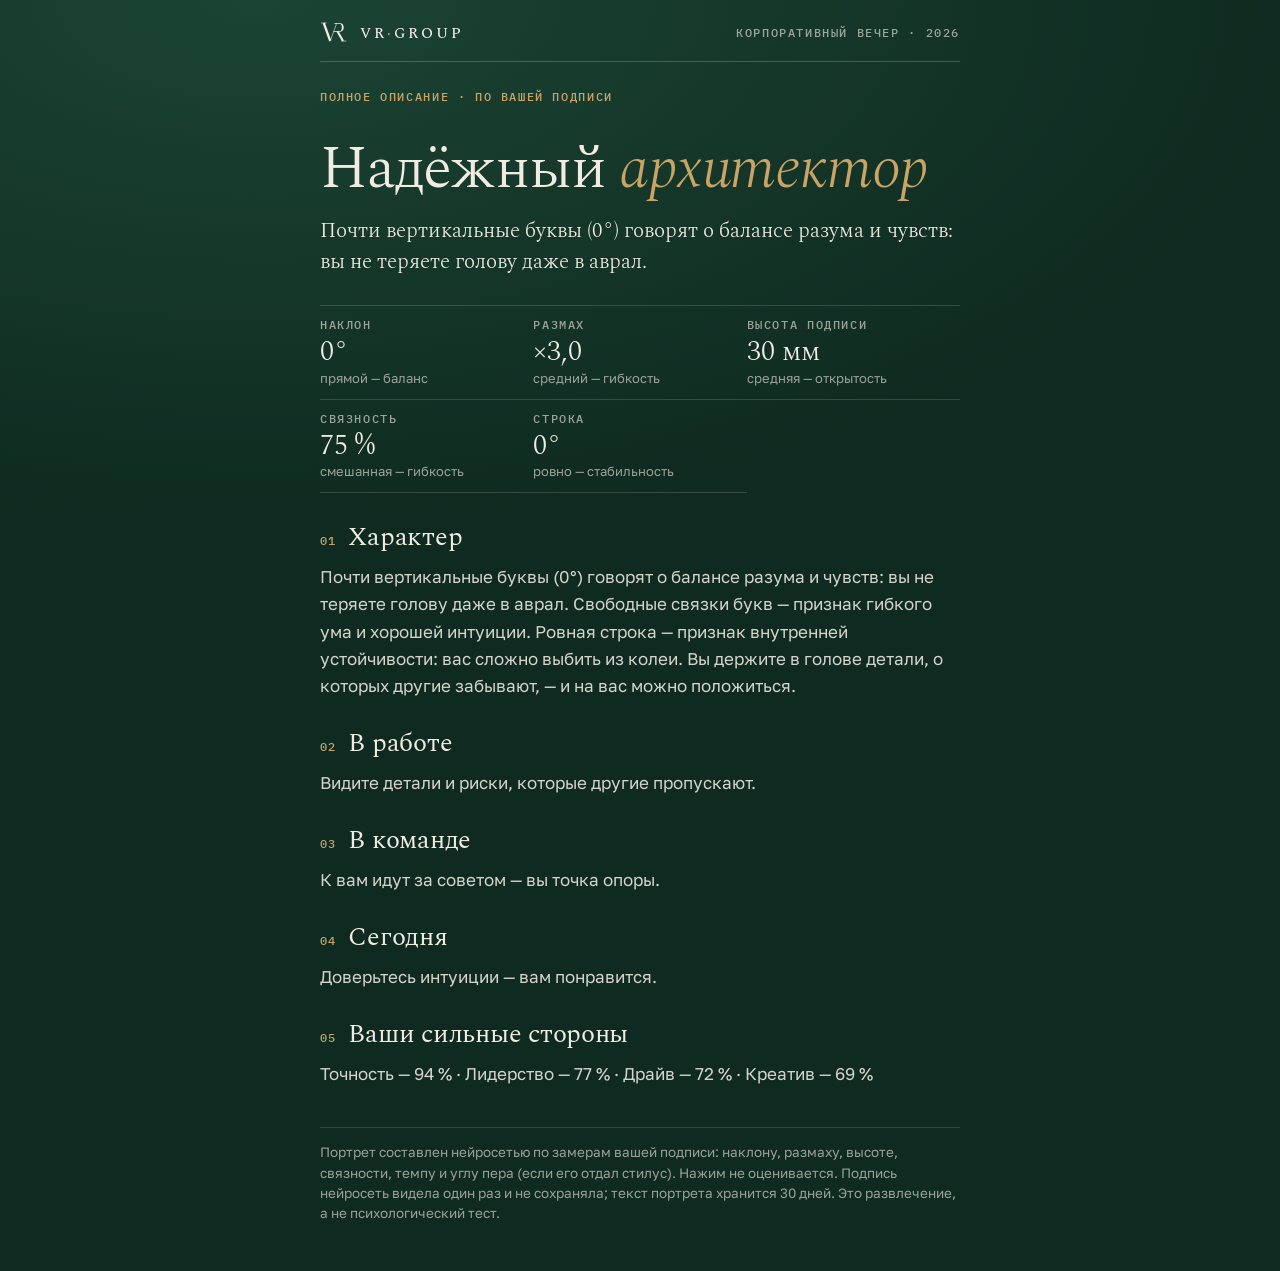
<file: full.html>
<!doctype html>
<html lang="ru">
<head>
<meta charset="utf-8">
<meta name="viewport" content="width=device-width,initial-scale=1,viewport-fit=cover">
<title>Портрет по подписи</title>
<link rel="preconnect" href="https://fonts.googleapis.com">
<link rel="stylesheet" href="https://fonts.googleapis.com/css2?family=Golos+Text:wght@400;500;600&family=IBM+Plex+Mono:wght@500;600&family=Spectral:ital,wght@0,300;0,400;0,500;1,300;1,400&display=swap">
<style>
  /* Страница полного описания по QR: тёмный «бархат» темы мероприятия, серифные заголовки, моно-подписи замеров */
  :root{--bg:#0f2a20;--bg2:#1b4434;--paper:#f1ece2;--text:#f1ece2;--muted:rgba(241,236,226,.66);--accent:#c9a466;--seal:#b23a22;
    --serif:"Spectral",Georgia,serif;--sans:"Golos Text","Helvetica Neue",Arial,sans-serif;--mono:"IBM Plex Mono",ui-monospace,monospace;color-scheme:dark}
  *{box-sizing:border-box;margin:0;padding:0}
  html{background:var(--bg)}
  body{min-height:100%;background:radial-gradient(120% 60% at 20% 0%,var(--bg2),var(--bg) 70%);color:var(--text);font:400 17px/1.6 var(--sans);
    padding:max(20px,env(safe-area-inset-top)) max(20px,env(safe-area-inset-right)) 48px max(20px,env(safe-area-inset-left))}
  main{max-width:640px;margin:0 auto}
  .head{display:flex;justify-content:space-between;align-items:center;gap:12px;padding-bottom:14px;border-bottom:1px solid color-mix(in srgb,var(--accent) 35%,transparent)}
  .brand{display:flex;align-items:center;gap:10px;font:500 15px/1 var(--serif);letter-spacing:.2em}
  .brand svg{width:30px;height:24px}
  .brand b{font-weight:500;color:var(--accent)}
  .lbl{font:500 11.5px/1.3 var(--mono);letter-spacing:.14em;text-transform:uppercase;color:var(--accent)}
  .lbl.dim{color:var(--muted)}
  h1{margin-top:34px;font:300 clamp(40px,11vw,60px)/1.02 var(--serif);letter-spacing:-.02em;text-wrap:balance}
  h1 em{font-style:italic;color:var(--accent)}
  .intro{margin-top:16px;font:300 21px/1.45 var(--serif);color:var(--text)}
  .metrics{margin-top:28px;display:grid;grid-template-columns:repeat(3,1fr);gap:0;border-top:1px solid color-mix(in srgb,var(--text) 16%,transparent)}
  .m{padding:12px 10px 12px 0;border-bottom:1px solid color-mix(in srgb,var(--text) 16%,transparent)}
  .m .v{font:300 28px/1.1 var(--serif);font-variant-numeric:tabular-nums;margin-top:4px}
  .m .d{font-size:13px;line-height:1.3;color:var(--muted);margin-top:2px}
  section{margin-top:30px}
  section h2{font:400 26px/1.15 var(--serif);letter-spacing:-.01em;display:flex;gap:12px;align-items:baseline}
  section h2 i{font:500 12px/1 var(--mono);color:var(--accent);font-style:normal;letter-spacing:.1em}
  section p{margin-top:10px;color:color-mix(in srgb,var(--text) 88%,transparent)}
  .wait{margin-top:30px;font:italic 300 22px/1.4 var(--serif);color:var(--accent)}
  .wait span{display:inline-block;width:1.2em;text-align:left}
  .m.off .v,.m.off .d{opacity:.5}
  .wait.err{font-style:normal;color:var(--muted)}
  .src{margin-top:40px;padding-top:14px;border-top:1px solid color-mix(in srgb,var(--text) 14%,transparent);font-size:13.5px;line-height:1.5;color:var(--muted)}
  @media (max-width:430px){.m .v{font-size:24px}}
  @media (max-width:380px){.metrics{grid-template-columns:repeat(2,1fr)}}
</style>
</head>
<body>
<main>
  <div class="head"><div class="brand"><span id="mk"></span><span id="bn"></span></div><div class="lbl dim" id="ev"></div></div>
  <div class="lbl" style="margin-top:28px">Полное описание · по вашей подписи</div>
  <h1 id="title"></h1>
  <p class="intro" id="intro"></p>
  <div class="metrics" id="metrics"></div>
  <div class="wait" id="wait">ИИ дописывает подробный портрет<span id="dots"></span></div>
  <div id="sections"></div>
  <p class="src" id="src">Портрет составлен нейросетью по замерам вашей подписи: наклону, размаху, высоте, связности, темпу и углу пера (если его отдал стилус). Нажим не оценивается. Подпись нейросеть видела один раз и не сохраняла; текст портрета хранится 30 дней. Это развлечение, а не психологический тест.</p>
</main>
<script src="config.js"></script>
<script src="app.js"></script>
<script>
  const A = window.AutographApp, q = new URLSearchParams(location.search), cfg = window.AG_CONFIG || {};
  const $ = id => document.getElementById(id);
  const esc = s => String(s).replace(/[&<>"]/g, c => ({ '&': '&amp;', '<': '&lt;', '>': '&gt;', '"': '&quot;' }[c]));
  const applyTheme = name => {
    const th = A.THEMES[name] || A.THEMES.vrg;
    for (const k of ['bg', 'bg2', 'text', 'muted', 'accent', 'seal']) document.documentElement.style.setProperty('--' + k, th[k]);
    $('mk').innerHTML = A.MARKS[th.mark]; $('bn').innerHTML = th.brand; $('ev').textContent = th.event; return th;
  };
  const setTitle = t => { $('title').innerHTML = esc(t).replace(/ (\S+)$/, ' <em>$1</em>'); document.title = t + ' — портрет по подписи'; };
  const metrics = f => { $('metrics').innerHTML = A.rows(f).map(r => `<div class="m${r[1] === '—' ? ' off' : ''}"><div class="lbl dim">${r[0]}</div><div class="v">${r[1]}</div><div class="d">${r[2]}</div></div>`).join(''); };
  let d = 0; const dt = setInterval(() => { const e = $('dots'); if (e) e.textContent = '.'.repeat(d++ % 4); }, 400);
  const draw = (intro, secs) => {
    $('intro').textContent = intro;
    $('sections').innerHTML = secs.map((s, i) => `<section><h2><i>${String(i + 1).padStart(2, '0')}</i>${esc(s.h)}</h2><p>${esc(s.text)}</p></section>`).join('');
    const w = $('wait'); if (w) w.remove(); clearInterval(dt);
  };
  const fallback = f => {
    const local = A.portrait(f);
    draw(local.text.split('. ')[0] + '.', [{ h: 'Характер', text: local.text }, ...local.facets.map(([h, t]) => ({ h, text: t })),
      { h: 'Ваши сильные стороны', text: local.traits.map(([n, v]) => `${n} — ${v} %`).join(' · ') }]);
  };
  const fail = msg => { const w = $('wait'); if (w) { w.textContent = msg; w.classList.add('err'); } clearInterval(dt); };

  const id = q.get('id');
  applyTheme(q.get('e'));
  if (id && cfg.api) {
    // разбор считается на облаке ещё пока гость у стойки — здесь только забираем его по номеру
    setTitle('Ваш портрет'); const t0 = Date.now(); let shown = false;
    const poll = async () => {
      let r = null, o = null;
      try { r = await fetch(`${cfg.api}?id=${encodeURIComponent(id)}`, { cache: 'no-store' }); o = await r.json(); } catch (e) {}
      const waited = (Date.now() - t0) / 1000;
      if (o && o.f) {
        if (o.theme) applyTheme(o.theme);
        if (!shown) { metrics(o.f); shown = true; }
        const title = o.title || (o.full && o.full.title); if (title) setTitle(title);
        if (o.status === 'ready' && o.full) return draw(o.full.intro || '', o.full.sections || []);
        if (o.status === 'failed' || waited > 75) return fallback(o.f);
      } else if (r && r.status === 404 && waited > 12) return fail('Портрет не найден. Ссылка хранится 30 дней — возможно, она устарела.');
      else if (waited > 75) return fail('Не удалось загрузить портрет. Проверьте интернет и обновите страницу.');
      setTimeout(poll, 1500);
    };
    poll();
  } else {
    // старый вид ссылки: замеры прямо в адресе (без облака)
    const num = (k, dv) => { const v = parseFloat(q.get(k)); return Number.isFinite(v) ? v : dv; };
    const f = { slant: num('s', 0), span: num('w', 3), mm: num('h', 30), connect: num('c', 75), rise: num('r', 0), strokes: num('n', 1), round: 2,
      hasPressure: q.has('p'), press: q.has('p') ? num('p', .5) : null, pressSd: .1, speed: q.has('v') ? num('v', 0) : null, hasTilt: false };
    setTitle((q.get('t') || A.portrait(f).title).slice(0, 44)); metrics(f); fallback(f);
  }
</script>
</body>
</html>
</file>
